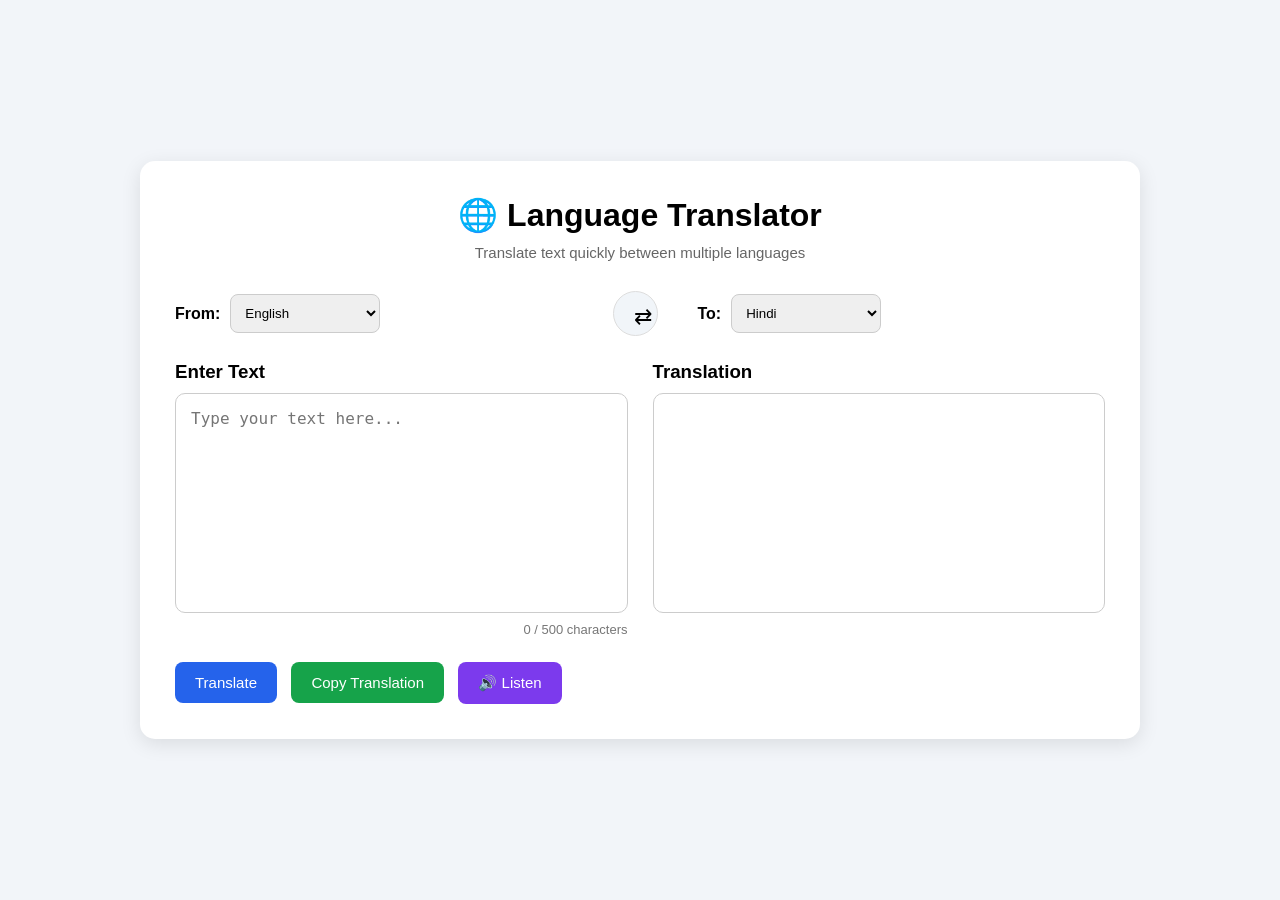
<file: Task-1-Language-Translation-Tool/index.html>
<!DOCTYPE html>
<html lang="en">
<head>
    <meta charset="UTF-8">
    <meta name="viewport" content="width=device-width, initial-scale=1.0">

    <title>Language Translator</title>

    <link rel="stylesheet" href="style.css">
</head>

<body>

    <div class="container">

        <h1>🌐 Language Translator</h1>
        <p class="subtitle">
            Translate text quickly between multiple languages
        </p>

        <div class="language-selection">

            <div class="language-box">
                <label for="sourceLanguage">From:</label>
        
                <select id="sourceLanguage">
                    <option value="en">English</option>
                    <option value="hi-IN">Hindi</option>
                    <option value="kn-IN">Kannada</option>
                    <option value="ml-IN">Malayalam</option>
                    <option value="fr">French</option>
                    <option value="es">Spanish</option>
                </select>
            </div>
        
            <button id="swapButton" title="Swap languages">⇄</button>
        
            <div class="language-box">
                <label for="targetLanguage">To:</label>
        
                <select id="targetLanguage">
                    <option value="hi-IN">Hindi</option>
                    <option value="en">English</option>
                    <option value="kn-IN">Kannada</option>
                    <option value="ml-IN">Malayalam</option>
                    <option value="fr">French</option>
                    <option value="es">Spanish</option>
                </select>
            </div>
        
        </div>   

        <div class="text-area-container">

            <div>
                <h3>Enter Text</h3>

                <textarea 
                id="inputText" 
                maxlength="500"
                placeholder="Type your text here..."></textarea>
            
            <p id="characterCount">0 / 500 characters</p>  
                </textarea>
            </div>

            <div>
                <h3>Translation</h3>

                <textarea 
                    id="outputText" 
                    placeholder="Translation will appear here..."
                    readonly>
                </textarea>
            </div>

        </div>

        <button id="translateButton">Translate</button>

        <button id="copyButton">Copy Translation</button>
        <button id="speakButton">🔊 Listen</button>

    </div>

    <script src="script.js"></script>

</body>
</html>
</file>
<file: Task-1-Language-Translation-Tool/style.css>
* {
    box-sizing: border-box;
    margin: 0;
    padding: 0;
}

body {
    font-family: Arial, sans-serif;
    background: #f2f5f9;
    min-height: 100vh;
    display: flex;
    justify-content: center;
    align-items: center;
}

.container {
    width: 90%;
    max-width: 1000px;
    background: white;
    padding: 35px;
    border-radius: 15px;
    box-shadow: 0 5px 20px rgba(0, 0, 0, 0.1);
}

h1 {
    text-align: center;
    margin-bottom: 30px;
}

.language-selection {
    display: flex;
    justify-content: space-between;
    gap: 30px;
    margin-bottom: 25px;
}

.language-selection div {
    width: 50%;
}

label {
    font-weight: bold;
    margin-right: 10px;
}

select {
    padding: 10px;
    border-radius: 8px;
    border: 1px solid #ccc;
    width: 150px;
}

.text-area-container {
    display: flex;
    gap: 25px;
    margin-bottom: 25px;
}

.text-area-container > div {
    width: 50%;
}

h3 {
    margin-bottom: 10px;
}

textarea {
    width: 100%;
    height: 220px;
    padding: 15px;
    border: 1px solid #ccc;
    border-radius: 10px;
    resize: none;
    font-size: 16px;
}

button {
    padding: 12px 20px;
    border: none;
    border-radius: 8px;
    cursor: pointer;
    margin-right: 10px;
    font-size: 15px;
}

#translateButton {
    background: #2563eb;
    color: white;
}

#copyButton {
    background: #16a34a;
    color: white;
}

button:hover {
    opacity: 0.85;
}
#speakButton {
    background: #7c3aed;
    color: white;
}

#speakButton:hover {
    opacity: 0.85;
}
.subtitle {
    text-align: center;
    color: #666;
    margin-top: -20px;
    margin-bottom: 30px;
    font-size: 15px;
}

.language-box {
    display: flex;
    align-items: center;
}

#swapButton {
    background: #f1f5f9;
    border: 1px solid #ddd;
    border-radius: 50%;
    width: 45px;
    height: 45px;
    font-size: 22px;
    cursor: pointer;
    margin-top: 0;
}

#swapButton:hover {
    background: #e2e8f0;
}

#characterCount {
    text-align: right;
    font-size: 13px;
    color: #777;
    margin-top: 5px;
}

button {
    transition: 0.2s;
}

button:hover {
    transform: translateY(-2px);
}

@media (max-width: 700px) {

    .container {
        width: 95%;
        padding: 20px;
    }

    .language-selection {
        flex-direction: column;
        align-items: stretch;
        gap: 15px;
    }

    .language-box {
        width: 100%;
        justify-content: space-between;
    }

    #swapButton {
        align-self: center;
    }

    .text-area-container {
        flex-direction: column;
    }

    .text-area-container > div {
        width: 100%;
    }

    textarea {
        height: 180px;
    }
}
</file>
